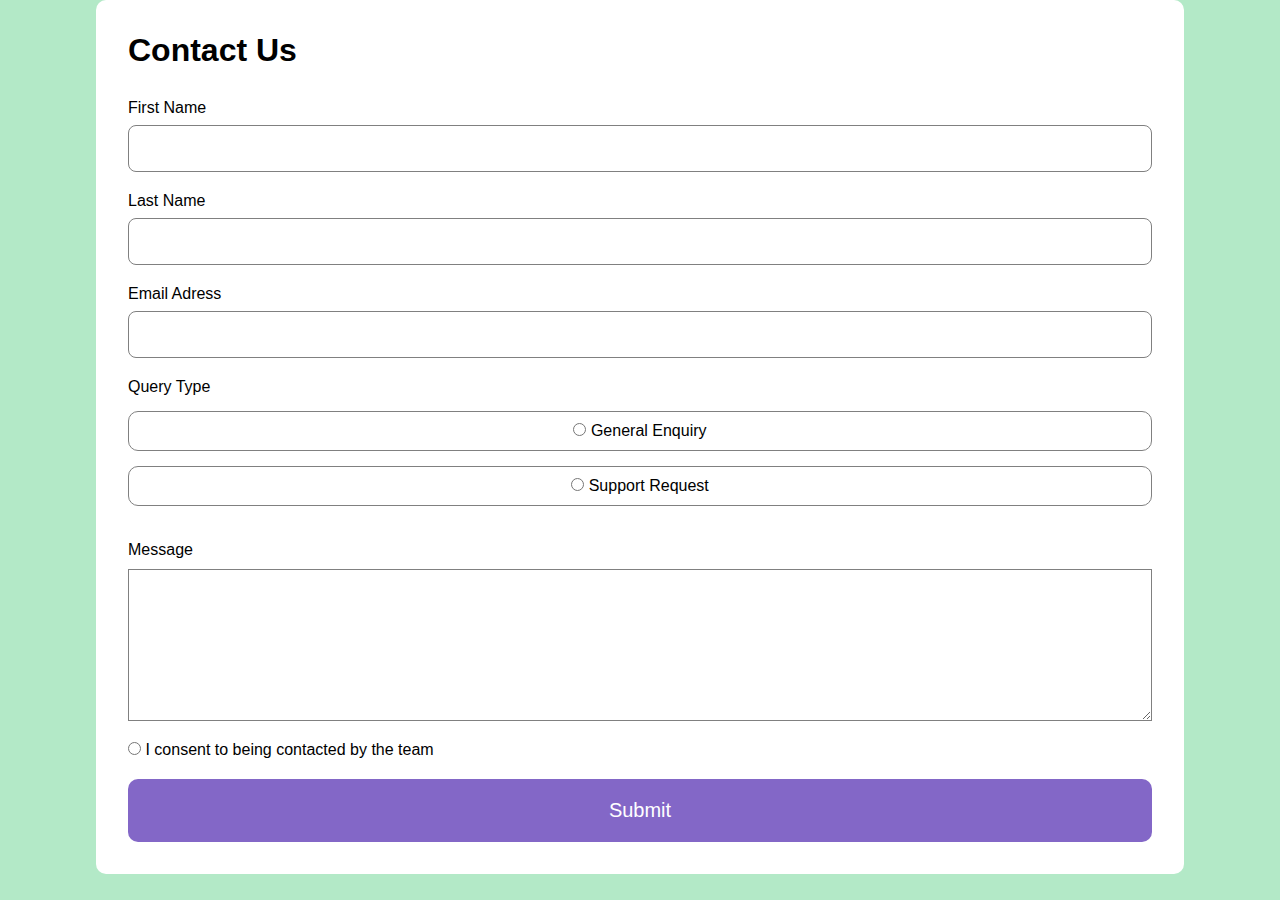
<file: Contact Us/index.html>
<!DOCTYPE html>
<html lang="en">
<head>
    <meta charset="UTF-8">
    <meta name="viewport" content="width=device-width, initial-scale=1.0">
    <title>Contact Us</title>
    <link rel="stylesheet" href="estilos/style.css">
    <link rel="stylesheet" href="estilos/media-queries.css">
</head>
<body>
    <main>
        <h1>Contact Us</h1>
        <form action="#" >
            <div class="dentro">
                <div class="group-form">
                    <label for="first">First Name</label>
                    <input type="text" name="first" id="first" required>
                </div>
                <div class="group-form">
                    <label for="last">Last Name</label>
                    <input type="text" name="last" id="last" required>
                </div>
            </div>
            <div class="group-form">
                <label for="email">Email Adress</label>
                <input type="email" name="email" id="email" required>
            </div>
            <div class="group-query">
                <p>Query Type</p>
                <div class="group-type">
                    <input type="radio" name="query" id="general">
                    <label for="general">General Enquiry</label>
                </div>
                <div class="group-type">
                    <input type="radio" name="query" id="support">
                    <label for="support">Support Request</label>
                </div>
            </div>
            <div class="mensage">
                <label for="msg">Message</label>
                <textarea name="msg" id="msg" cols="40" rows="10"></textarea>
            </div>

           
            <div class="grupo2">
                <input type="radio" name="consent" id="consent">
                <label for="consent">I consent to being contacted by the team</label>
            </div>
           

            <input class="botao" type="submit" value="Submit">
        </form>
    </main>
</body>
</html>
</file>
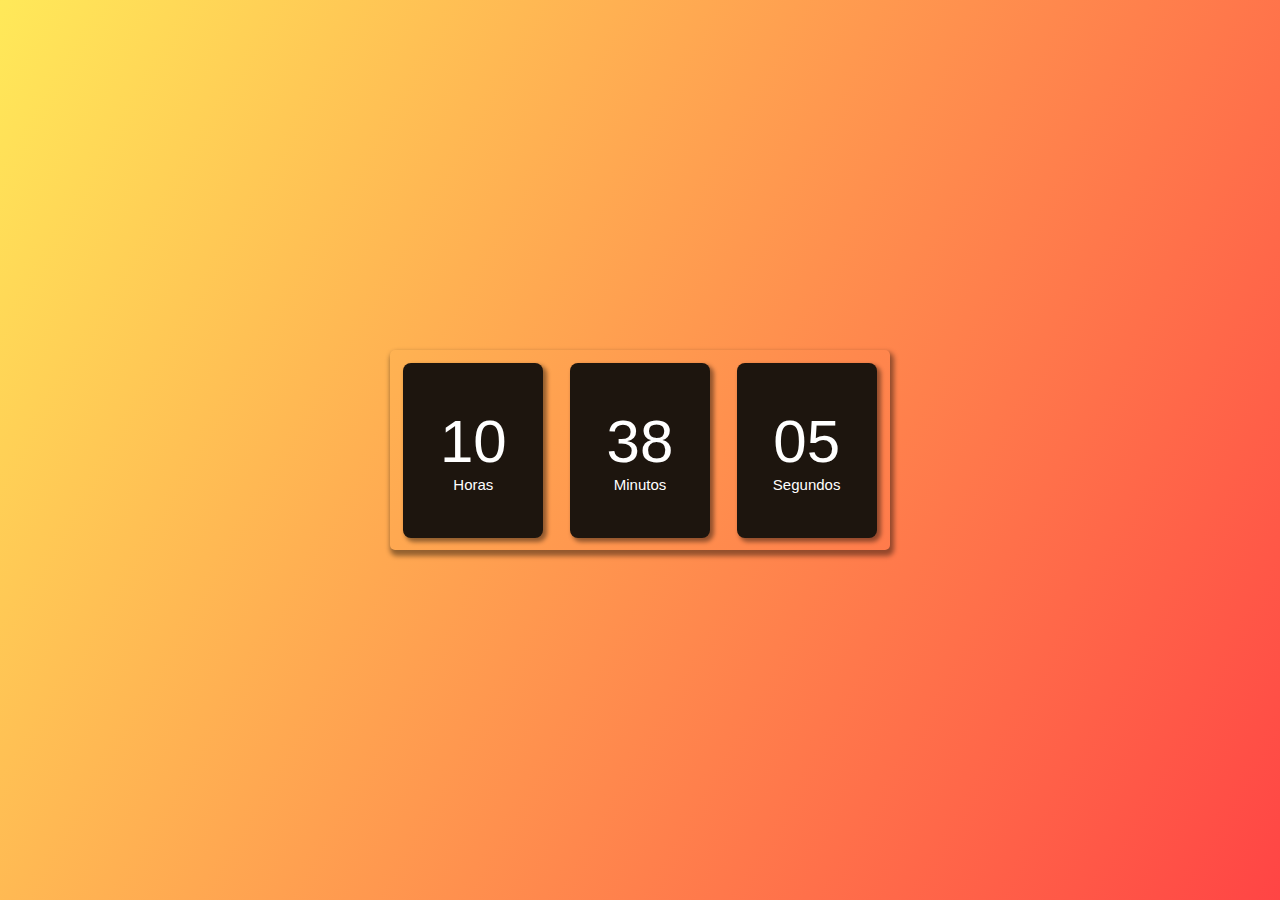
<file: Horas/index.html>
<!DOCTYPE html>
<html lang="pt-br">
<head>
    <meta charset="UTF-8">
    <meta name="viewport" content="width=device-width, initial-scale=1.0">
    <title>Horas</title>
    <link rel="stylesheet" href="style.css">
</head>
<body>
    <div class="container">
        <div class="horas">
            <span id="Horas">00</span>
            <span class="horas-texto">Horas</span>
        </div>
        <div class="minutos">
            <span id="Minutos">00</span>
            <span class="minutos-texto">Minutos</span>
        </div>
        <div class="segundos">
            <span id="Segundos">00</span>
            <span class="segundos-texto">Segundos</span>
        </div>
    </div>
    <script src="script.js"></script>
</body>
</html>
</file>
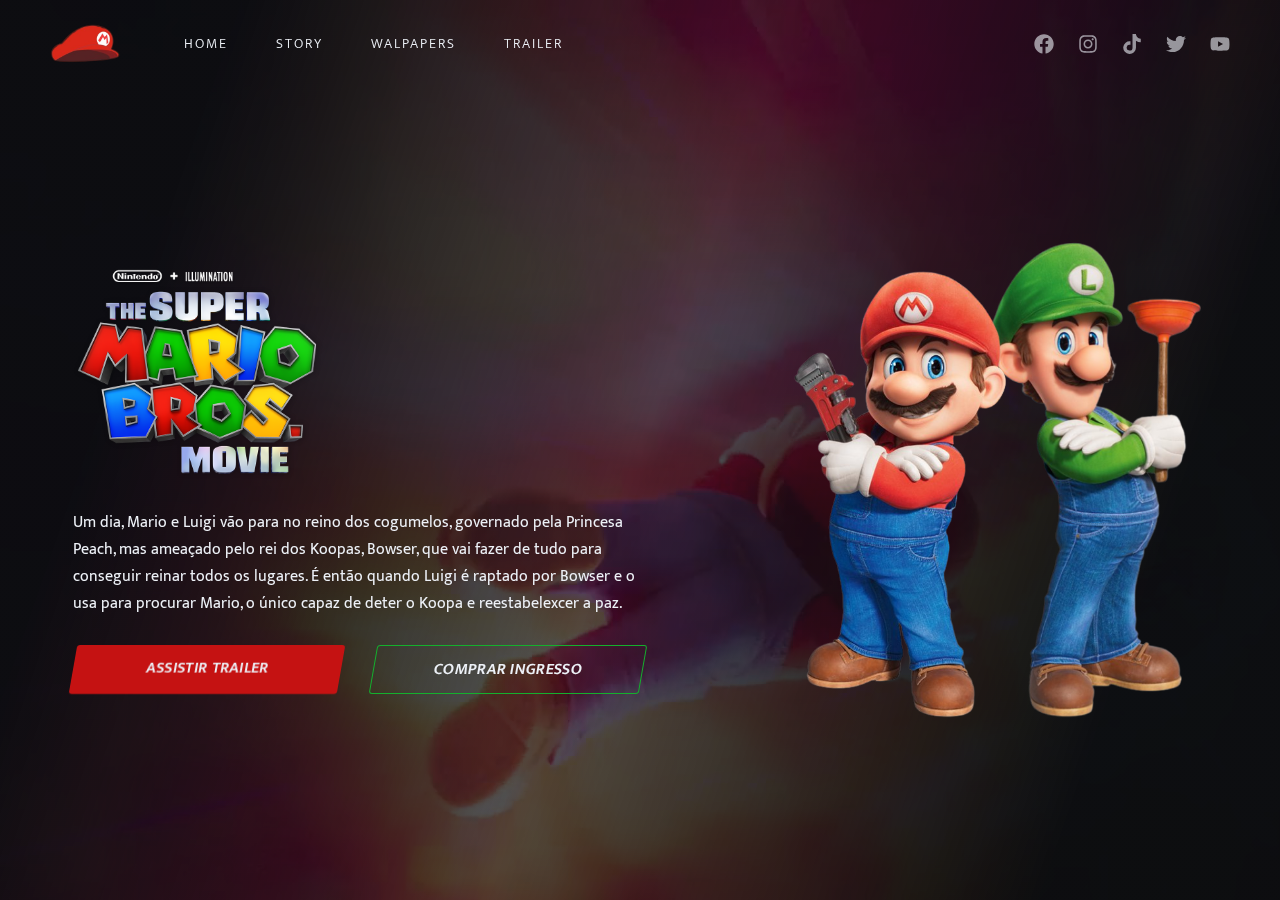
<file: Lange Pag Mario/index.html>
<!DOCTYPE html>
<html lang="pt-br">
<head>
    <meta charset="UTF-8">
    <meta name="viewport" content="width=device-width, initial-scale=1.0">
    <link rel="shortcut icon" href="assets/favicon.ico" type="image/x-icon">
    <title>Movie Mario Brothers</title>
    <link rel="stylesheet" href="style.css">
    <link href="https://unpkg.com/aos@2.3.1/dist/aos.css" rel="stylesheet">
</head>
<body>

    <div id="background">
        <video loop autoplay muted>
            <source src="assets/background-video.mp4" type="video/mp4">
        </video>
    </div>

    <div id="app">
        <header>
            <img src="assets/logo-cap.png" alt="chapeu">

            <ul id="navigation">
                <li><a href="#" class="link">Home</a></li>
                <li><a href="#" class="link">Story</a></li>
                <li><a href="#" class="link">Walpapers</a></li>
                <li><a href="#" class="link">Trailer</a></li>
            </ul>

            <div class="social">
                <svg xmlns="http://www.w3.org/2000/svg" viewBox="0 0 512 512">
                    <path fill="#EDF1F7" d="M504 256C504 119 393 8 256 8S8 119 8 256c0 123.78 90.69 226.38 209.25 245V327.69h-63V256h63v-54.64c0-62.15 37-96.48 93.67-96.48 27.14 0 55.52 4.84 55.52 4.84v61h-31.28c-30.8 0-40.41 19.12-40.41 38.73V256h68.78l-11 71.69h-57.78V501C413.31 482.38 504 379.78 504 256z"/>
                  </svg>
                  <svg xmlns="http://www.w3.org/2000/svg" viewBox="0 0 448 512">
                    <path fill="#EDF1F7" d="M224.1 141c-63.6 0-114.9 51.3-114.9 114.9s51.3 114.9 114.9 114.9S339 319.5 339 255.9 287.7 141 224.1 141zm0 189.6c-41.1 0-74.7-33.5-74.7-74.7s33.5-74.7 74.7-74.7 74.7 33.5 74.7 74.7-33.6 74.7-74.7 74.7zm146.4-194.3c0 14.9-12 26.8-26.8 26.8-14.9 0-26.8-12-26.8-26.8s12-26.8 26.8-26.8 26.8 12 26.8 26.8zm76.1 27.2c-1.7-35.9-9.9-67.7-36.2-93.9-26.2-26.2-58-34.4-93.9-36.2-37-2.1-147.9-2.1-184.9 0-35.8 1.7-67.6 9.9-93.9 36.1s-34.4 58-36.2 93.9c-2.1 37-2.1 147.9 0 184.9 1.7 35.9 9.9 67.7 36.2 93.9s58 34.4 93.9 36.2c37 2.1 147.9 2.1 184.9 0 35.9-1.7 67.7-9.9 93.9-36.2 26.2-26.2 34.4-58 36.2-93.9 2.1-37 2.1-147.8 0-184.8zM398.8 388c-7.8 19.6-22.9 34.7-42.6 42.6-29.5 11.7-99.5 9-132.1 9s-102.7 2.6-132.1-9c-19.6-7.8-34.7-22.9-42.6-42.6-11.7-29.5-9-99.5-9-132.1s-2.6-102.7 9-132.1c7.8-19.6 22.9-34.7 42.6-42.6 29.5-11.7 99.5-9 132.1-9s102.7-2.6 132.1 9c19.6 7.8 34.7 22.9 42.6 42.6 11.7 29.5 9 99.5 9 132.1s2.7 102.7-9 132.1z"/>
                  </svg>
                  <svg xmlns="http://www.w3.org/2000/svg" viewBox="0 0 448 512">
                    <path fill="#EDF1F7" d="M448,209.91a210.06,210.06,0,0,1-122.77-39.25V349.38A162.55,162.55,0,1,1,185,188.31V278.2a74.62,74.62,0,1,0,52.23,71.18V0l88,0a121.18,121.18,0,0,0,1.86,22.17h0A122.18,122.18,0,0,0,381,102.39a121.43,121.43,0,0,0,67,20.14Z"/>
                  </svg>
                  <svg xmlns="http://www.w3.org/2000/svg" viewBox="0 0 512 512">
                    <path fill="#EDF1F7" d="M459.37 151.716c.325 4.548.325 9.097.325 13.645 0 138.72-105.583 298.558-298.558 298.558-59.452 0-114.68-17.219-161.137-47.106 8.447.974 16.568 1.299 25.34 1.299 49.055 0 94.213-16.568 130.274-44.832-46.132-.975-84.792-31.188-98.112-72.772 6.498.974 12.995 1.624 19.818 1.624 9.421 0 18.843-1.3 27.614-3.573-48.081-9.747-84.143-51.98-84.143-102.985v-1.299c13.969 7.797 30.214 12.67 47.431 13.319-28.264-18.843-46.781-51.005-46.781-87.391 0-19.492 5.197-37.36 14.294-52.954 51.655 63.675 129.3 105.258 216.365 109.807-1.624-7.797-2.599-15.918-2.599-24.04 0-57.828 46.782-104.934 104.934-104.934 30.213 0 57.502 12.67 76.67 33.137 23.715-4.548 46.456-13.32 66.599-25.34-7.798 24.366-24.366 44.833-46.132 57.827 21.117-2.273 41.584-8.122 60.426-16.243-14.292 20.791-32.161 39.308-52.628 54.253z"/>
                  </svg>
                  <svg xmlns="http://www.w3.org/2000/svg" viewBox="0 0 576 512">
                    <path fill="#EDF1F7" d="M549.655 124.083c-6.281-23.65-24.787-42.276-48.284-48.597C458.781 64 288 64 288 64S117.22 64 74.629 75.486c-23.497 6.322-42.003 24.947-48.284 48.597-11.412 42.867-11.412 132.305-11.412 132.305s0 89.438 11.412 132.305c6.281 23.65 24.787 41.5 48.284 47.821C117.22 448 288 448 288 448s170.78 0 213.371-11.486c23.497-6.321 42.003-24.171 48.284-47.821 11.412-42.867 11.412-132.305 11.412-132.305s0-89.438-11.412-132.305zm-317.51 213.508V175.185l142.739 81.205-142.739 81.201z"/>
                  </svg>
            </div>
        </header>

        <main>
            <div class="info">
                <img 
                    src="assets/logo-movie.png" 
                    alt="Logo movie" 
                    width="250px"
                    data-aos="fade-up"
                    data-aos-duration="800"
                    data-aos-easing="ease-in-out"
                >

                <p>Um dia, Mario e Luigi vão para no reino dos cogumelos, governado pela Princesa Peach, 
                    mas ameaçado pelo rei dos Koopas, Bowser, que vai fazer de tudo para conseguir 
                    reinar todos os lugares. É então quando Luigi é raptado por Bowser e o usa para 
                    procurar Mario, o único capaz de deter o Koopa e reestabelexcer a paz.</p>

                <div>
                    <a href="https://www.youtube.com/watch?v=cDNkh5WybZo" target="_blank">Assistir trailer</a>
                    <button>
                        Comprar ingresso
                    </button>
                </div>
            </div>

            <img src="assets/mario-and-luigi.png" alt="Mario e Luigi" width="420px">
        </main>
    </div>

    <script src="https://unpkg.com/aos@2.3.1/dist/aos.js"></script>
  <script>
    AOS.init();
  </script>

</body>
</html>
</file>
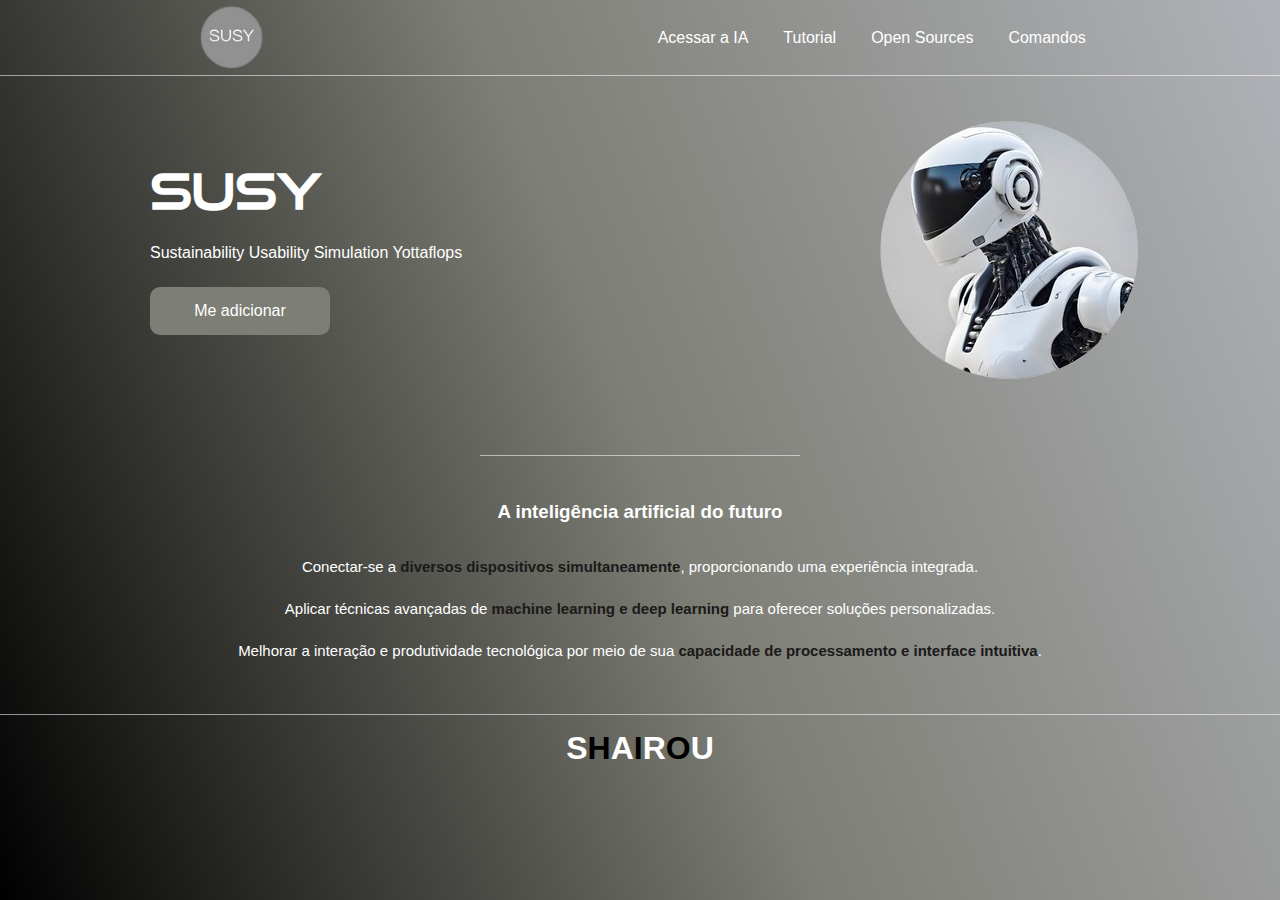
<file: Lange Page/index.html>
<!DOCTYPE html>
<html lang="pt-br">
<head>
    <meta charset="UTF-8">
    <meta name="viewport" content="width=device-width, initial-scale=1.0">
    <title>Susy.Ai</title>
    <link rel="stylesheet" href="style.css">
</head>
<body onload="carregar()">
    <header>
        <img src="imagens/Susy.png" class="susy">
        <nav>
            <a href="#">Acessar a IA</a>
            <a href="#">Tutorial</a>
            <a href="#">Open Sources</a>
            <a href="#">Comandos</a>
        </nav>
    </header>
    <hr class="primeiro">
    <main>
        <section class="container">
            <article id="Artigo">
                <h1>SUSY</h1>
                <p>Sustainability Usability Simulation Yottaflops</p>
                <a href="#">Me adicionar</a>
            </article>
            <aside>
                <img src="imagens/Robot.png" class="robot" id="Robot">
            </aside>
        </section>
        <hr class="segundo">
        <section class="container2">
            <article>
                <h3>A inteligência artificial do futuro</h3>
                <p>Conectar-se a <span>diversos dispositivos simultaneamente</span>, proporcionando uma experiência integrada.</p>
                <p>Aplicar técnicas avançadas de <span>machine learning e deep learning</span> para oferecer soluções personalizadas.</p>
                <p>Melhorar a interação e produtividade tecnológica por meio de sua <span>capacidade de processamento e interface intuitiva</span>.</p>
            </article>
        </section>
    </main>
    <hr class="terceiro">
    <footer>
        <h1 style="color: white;">S</h1>
        <h1>H</h1>
        <h1 style="color: white;">A</h1>
        <h1>I</h1>
        <h1 style="color: white;">R</h1>
        <h1>O</h1>
        <h1 style="color: white;">U</h1>
    </footer>
    <script src="script.js"></script>
</body>
</html>
</file>
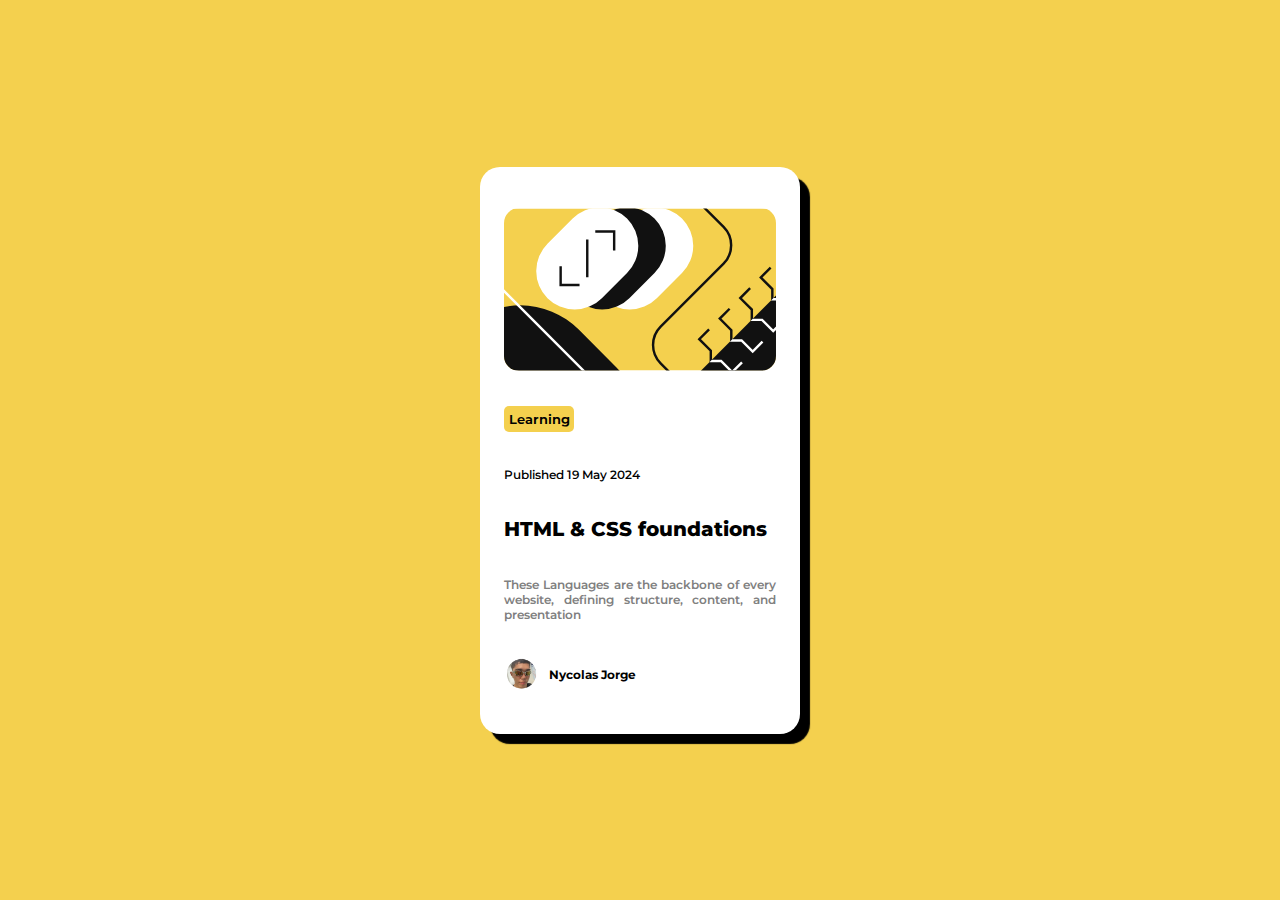
<file: Learning/index.html>
<!DOCTYPE html>
<html lang="pt-br">
<head>
    <meta charset="UTF-8">
    <meta name="viewport" content="width=device-width, initial-scale=1.0">
    <title>Learning</title>
    <link rel="stylesheet" href="style.css">
    <link rel="shortcut icon" href="imagens/favicon-32x32.png" type="image/x-icon">
    <link rel="stylesheet" href="media-querie.css">
</head>
<body>
    <main>
        <img src="imagens/illustration-article.svg">
            <h4>Learning</h4>
            <h3>Published 19 May 2024</h3>
            <h1>HTML & CSS foundations</h1>
            <p>These Languages are the backbone of every website, defining structure, content, and presentation</p>
        <div class="perfil">
            <img src="imagens/eu.png">
            <h4>Nycolas Jorge</h4>
        </div>
    </main>
</body>
</html>
</file>
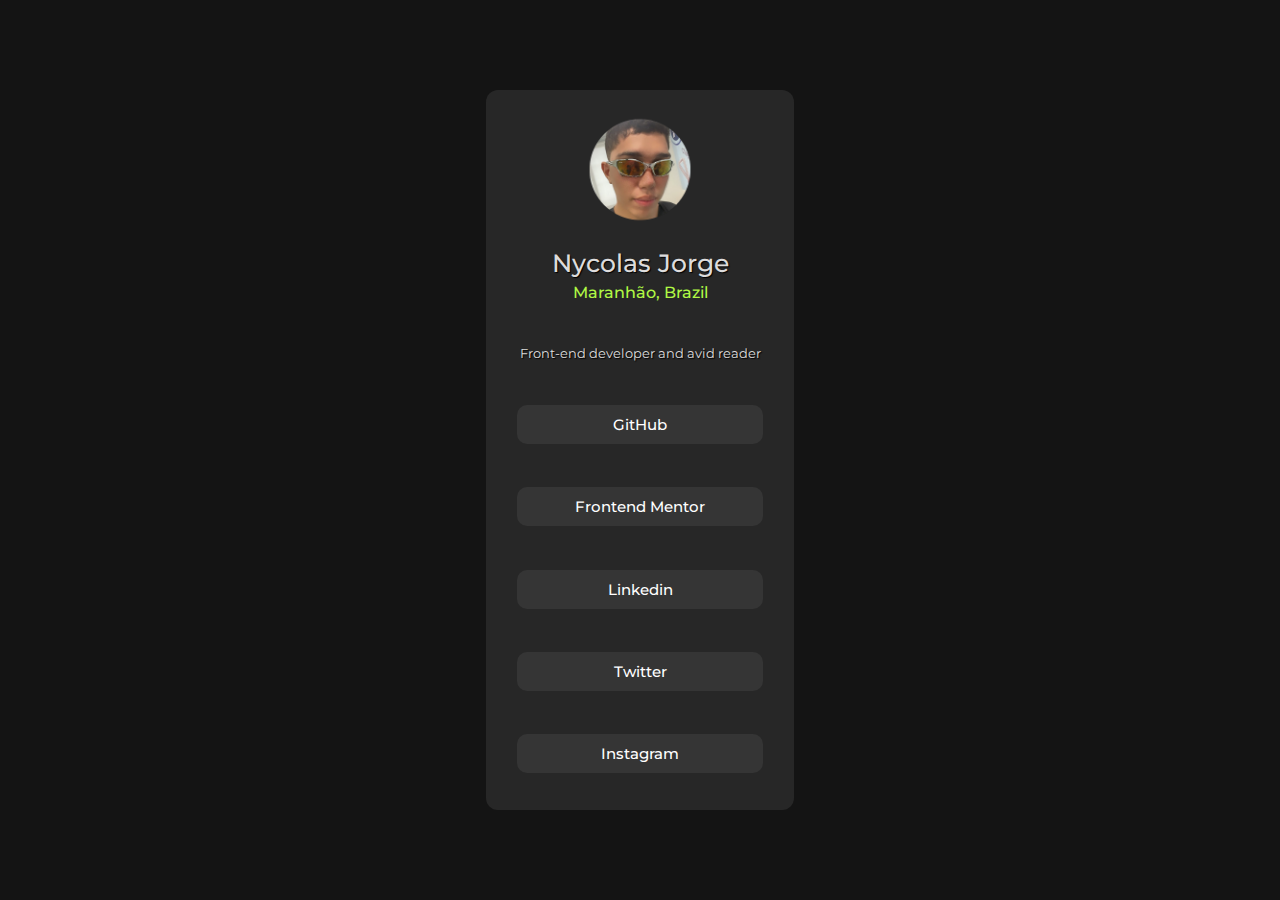
<file: Profile/index.html>
<!DOCTYPE html>
<html lang="pt-br">
<head>
    <meta charset="UTF-8">
    <meta name="viewport" content="width=device-width, initial-scale=1.0">
    <title>Document</title>
    <link rel="stylesheet" href="style.css">
    <link rel="stylesheet" href="media-queries.css">
</head>
<body>
    <main>
        <img src="imagens/eu.png">
        <div>
            <h1>Nycolas Jorge</h1>
            <h3>Maranhão, Brazil</h3>
        </div>
        <p>Front-end developer and avid reader</p>
        <input type="button" value="GitHub">
        <input type="button" value="Frontend Mentor">
        <input type="button" value="Linkedin">
        <input type="button" value="Twitter">
        <input class="exclusivo" type="button" value="Instagram">
    </main>
</body>
</html>
</file>
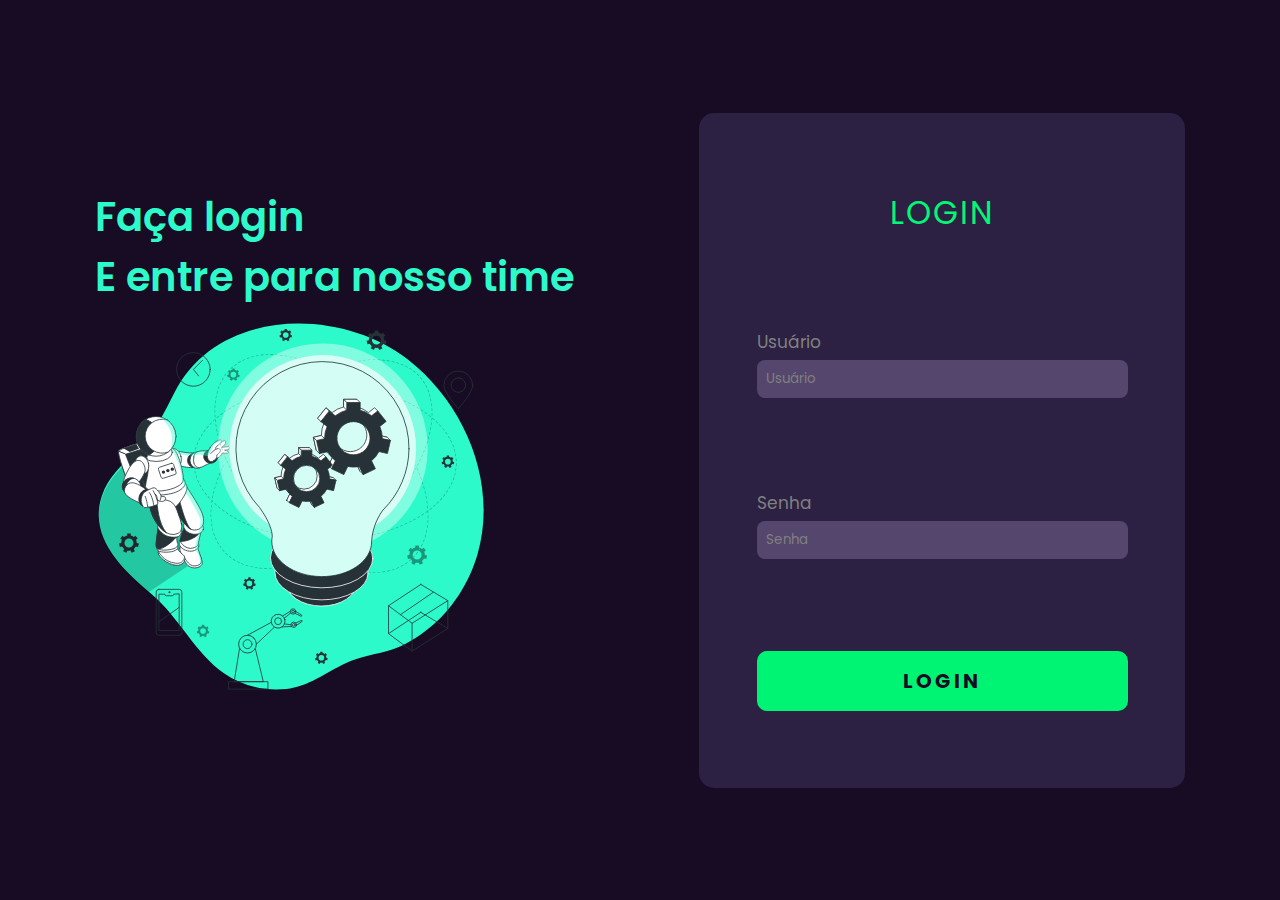
<file: Tela de login darks/index.html>
<!DOCTYPE html>
<html lang="pt-br">
<head>
    <meta charset="UTF-8">
    <meta name="viewport" content="width=device-width, initial-scale=1.0">
    <title>Login</title>
    <link rel="stylesheet" href="style.css" media="all">
    <link rel="stylesheet" href="retrato.css" media="screen and (orientation:portrait)">
</head>
<body>
    <main>
        <section class="left">
            <h1>Faça login<br> E entre para nosso time</h1>
            <div class="image"><img src="imagens/astronauta.svg"></div>
        </section>

        <section class="right">
                <h1>LOGIN</h1>
                    <label for="usuario">
                    <span>Usuário</span>
                    <input type="text" name="usuario" id="usuario" placeholder="Usuário">

                    </label>
                    <label for="password">
                        <span>Senha</span>
                        <input type="password" name="password" id="password" placeholder="Senha">
                    </label>

                    <input type="submit" value="login">
        </section>
    </main>
</body>
</html>
</file>
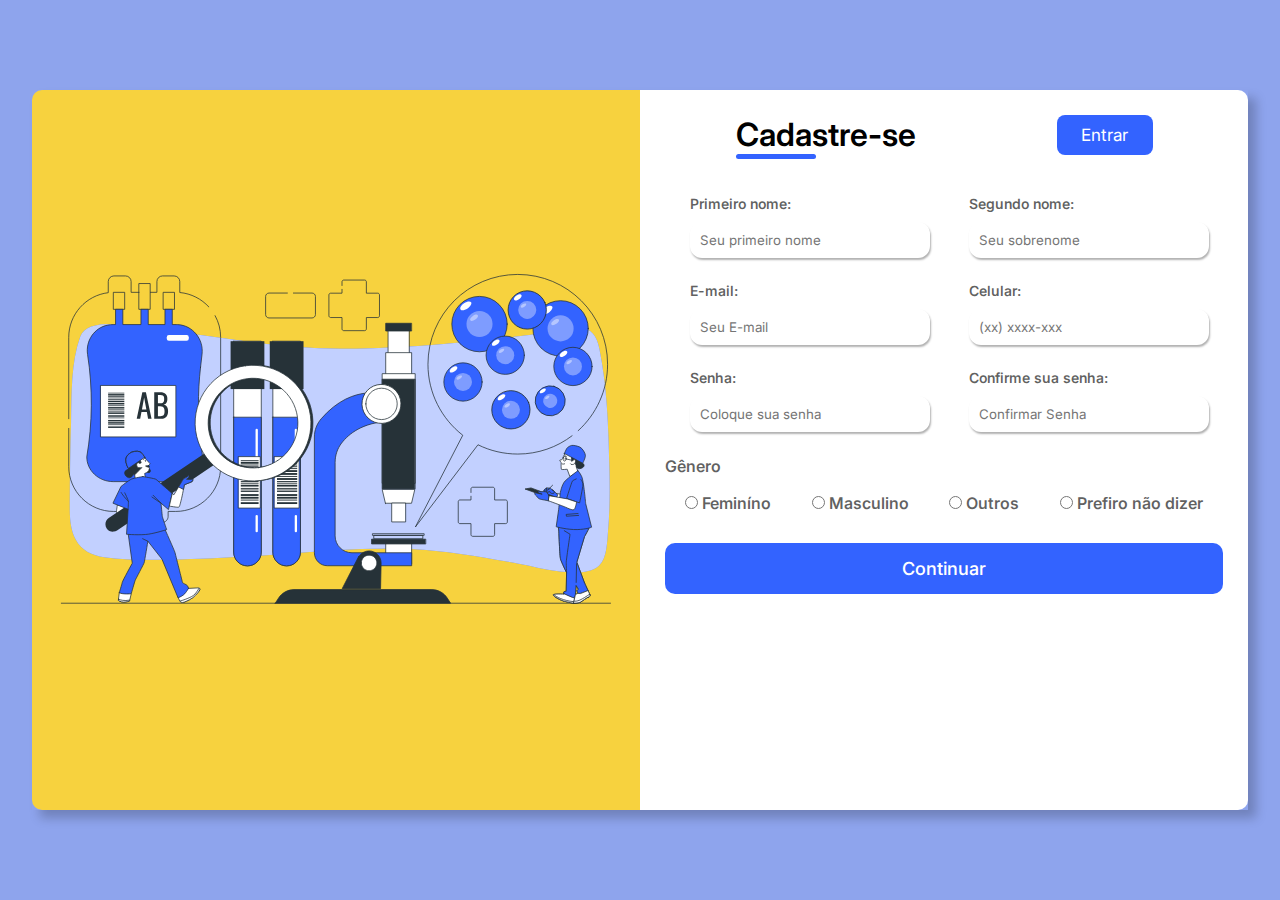
<file: Tela-de-login-Medical/index.html>
<!DOCTYPE html>
<html lang="pt-br">
<head>
    <meta charset="UTF-8">
    <meta name="viewport" content="width=device-width, initial-scale=1.0">
    <title>Medical System</title>
    <link rel="shortcut icon" href="img/icon2.png" type="image/x-icon">
    <link rel="stylesheet" href="style.css">
    <link rel="stylesheet" href="celular.css" media="screen and (min-width : 555px) and (max-width : 768px)">
    <link rel="stylesheet" href="tablet.css" media="screen and (min-width: 768px) and (max-width: 992px)">
    <link rel="stylesheet" href="pc.css" media="screen and (min-width: 992px) and (max-width: 1200px)">
</head>
<body>
    <main>
        <section class="imagem">
            <picture>
                <source class="medical" id="medical" media="(max-width: 768px)" srcset="img/Medical.png" type="image/png">
                <img src="img/blood-research-animate.svg">
            </picture>
        </section>

        <section class="formulario">

            <form action="#" class="form">
                
                <header class="cabeca">
                    <h1>Cadastre-se</h1>
                    <button><a href="#">Entrar</a></button>
                </header>
                

                <fieldset class="grupo-dados">
                    <div class="grupo-perguntas">
                        <label for="nome">Primeiro nome:</label>
                        <input type="text" name="nome" id="nome" placeholder="Seu primeiro nome" required>
                    </div>
                    <div class="grupo-perguntas">
                        <label for="sobrenome">Segundo nome:</label>
                        <input type="text" name="sobrenome" id="sobrenome" placeholder="Seu sobrenome"  required>
                    </div>
                    <div class="grupo-perguntas">
                        <label for="email">E-mail:</label>
                        <input type="email" name="email" id="email" placeholder="Seu E-mail" required>
                    </div>
                    <div class="grupo-perguntas">
                        <label for="celular">Celular:</label>
                        <input type="tel" name="celular" id="celular" placeholder="(xx) xxxx-xxx" required>
                    </div>
                    <div class="grupo-perguntas">
                        <label for="senha">Senha:</label>
                        <input type="password" name="senha" id="senha" placeholder="Coloque sua senha" required>
                    </div>
                    <div class="grupo-perguntas">
                        <label for="confirmarsenha">Confirme sua senha:</label>
                        <input type="password" name="confirmarsenha" id="confirmarsenha" placeholder="Confirmar Senha" required>
                    </div>
                </fieldset>

                <fieldset class="genero">
                    <h3>Gênero</h3>
                    <div class="grupo-sexo">
                        <div class="grupo-radio">
                            <input type="radio" name="sexo" id="feminino">
                            <label for="feminino">Feminíno</label>
                        </div>
                        <div class="grupo-radio">
                            <input type="radio" name="sexo" id="masculino">
                            <label for="masculino">Masculino</label>
                        </div>
                        <div class="grupo-radio">
                            <input type="radio" name="sexo" id="outros">
                            <label for="outros">Outros</label>
                        </div>
                        <div class="grupo-radio">
                            <input type="radio" name="sexo" id="alternativo">
                            <label for="alternativo">Prefiro não dizer</label>
                        </div>
                    </div>
                </fieldset>

                <input type="submit" value="Continuar" class="entrar">

            </form>

        </section>
    </main>
</body>
</html>
</file>
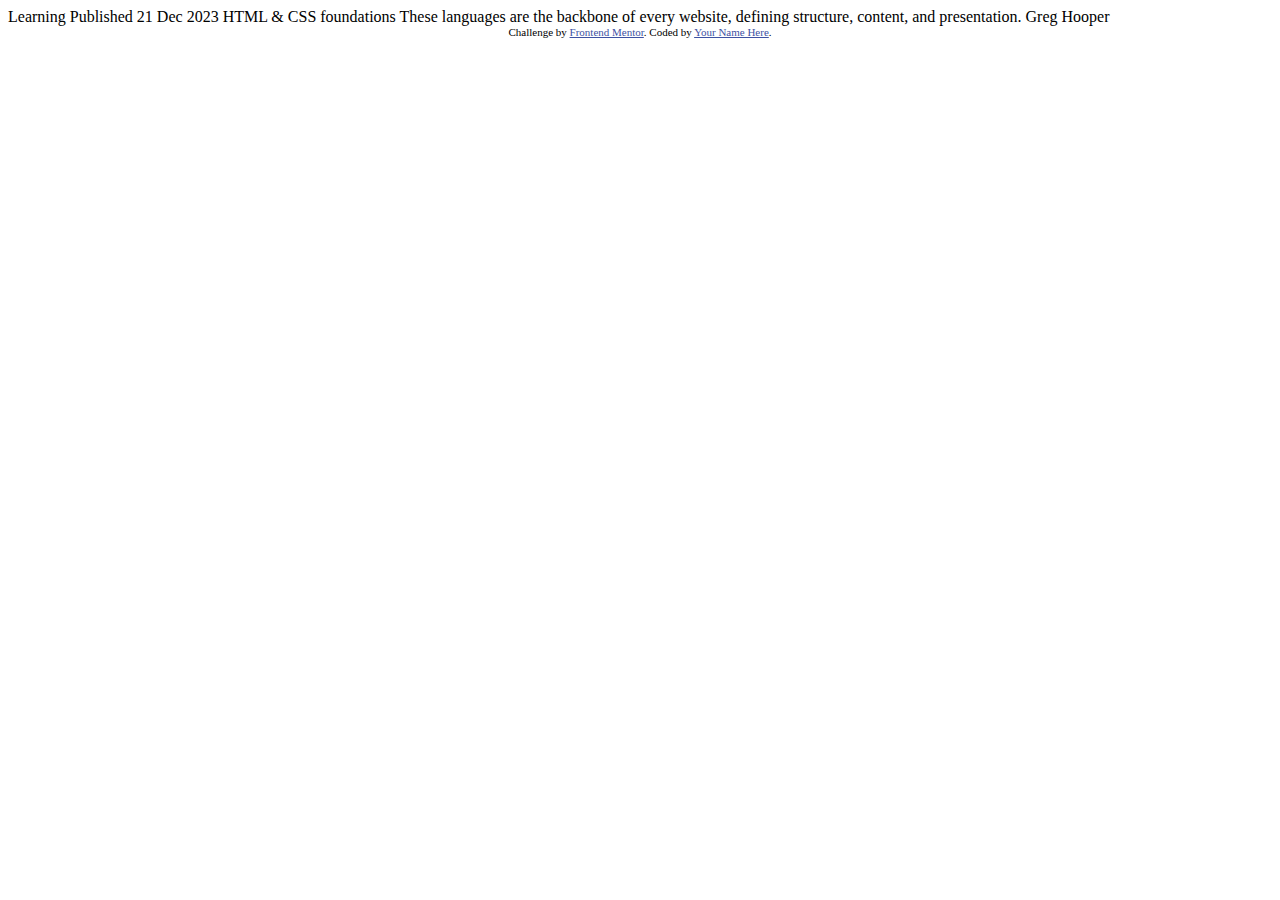
<file: Learning/blog-preview-card-main/index.html>
<!DOCTYPE html>
<html lang="en">
<head>
  <meta charset="UTF-8">
  <meta name="viewport" content="width=device-width, initial-scale=1.0"> <!-- displays site properly based on user's device -->

  <link rel="icon" type="image/png" sizes="32x32" href="./assets/images/favicon-32x32.png">
  
  <title>Frontend Mentor | Blog preview card</title>

  <!-- Feel free to remove these styles or customise in your own stylesheet 👍 -->
  <style>
    .attribution { font-size: 11px; text-align: center; }
    .attribution a { color: hsl(228, 45%, 44%); }
  </style>
</head>
<body>

  Learning

  Published 21 Dec 2023

  HTML & CSS foundations

  These languages are the backbone of every website, defining structure, content, and presentation.

  Greg Hooper
  
  <div class="attribution">
    Challenge by <a href="https://www.frontendmentor.io?ref=challenge" target="_blank">Frontend Mentor</a>. 
    Coded by <a href="#">Your Name Here</a>.
  </div>
</body>
</html>
</file>
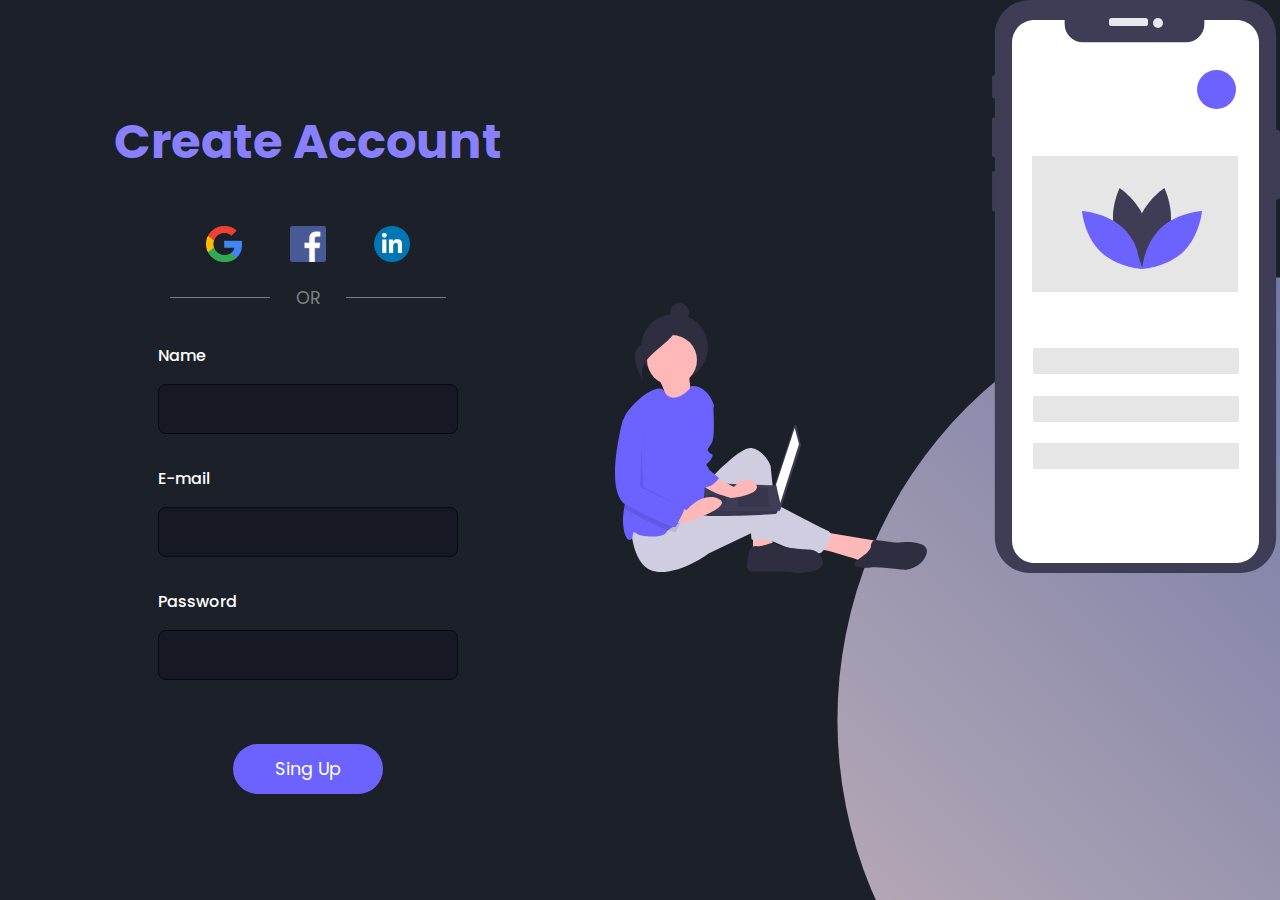
<file: Página de cadastro/pag 1/index.html>
<!DOCTYPE html>
<html lang="pt-br">
<head>
    <meta charset="UTF-8">
    <meta name="viewport" content="width=device-width, initial-scale=1.0">
    <title>Cadastro</title>
    <link rel="stylesheet" href="style.css">
</head>
<body>
    <main>
        <h1>Create Account</h1>
        <div class="social-media">
            <a href="#"><img src="imagens/google.png"></a>
            <a href="#"><img src="imagens/facebook.png"></a>
            <a href="#"><img src="imagens/linkedin.png"></a>
        </div>

        <div class="alternative">
            <span>OR</span>
        </div>

        <form action="">
            <label for="name">
                <span>Name</span>
                <input type="text" name="name" id="name">
            </label>

            <label for="email">
                <span>E-mail</span>
                <input type="email" name="email" id="email">
            </label>

            <label for="password">
                <span>Password</span>
                <input type="password" name="password" id="password">
            </label>

            <input type="submit" value="Sing Up">
        </form>
    </main>
    <section class="imagens">
        <img src="imagens/mobile.svg">
        <div class="circle"></div>
    </section>
</body>
</html>
</file>
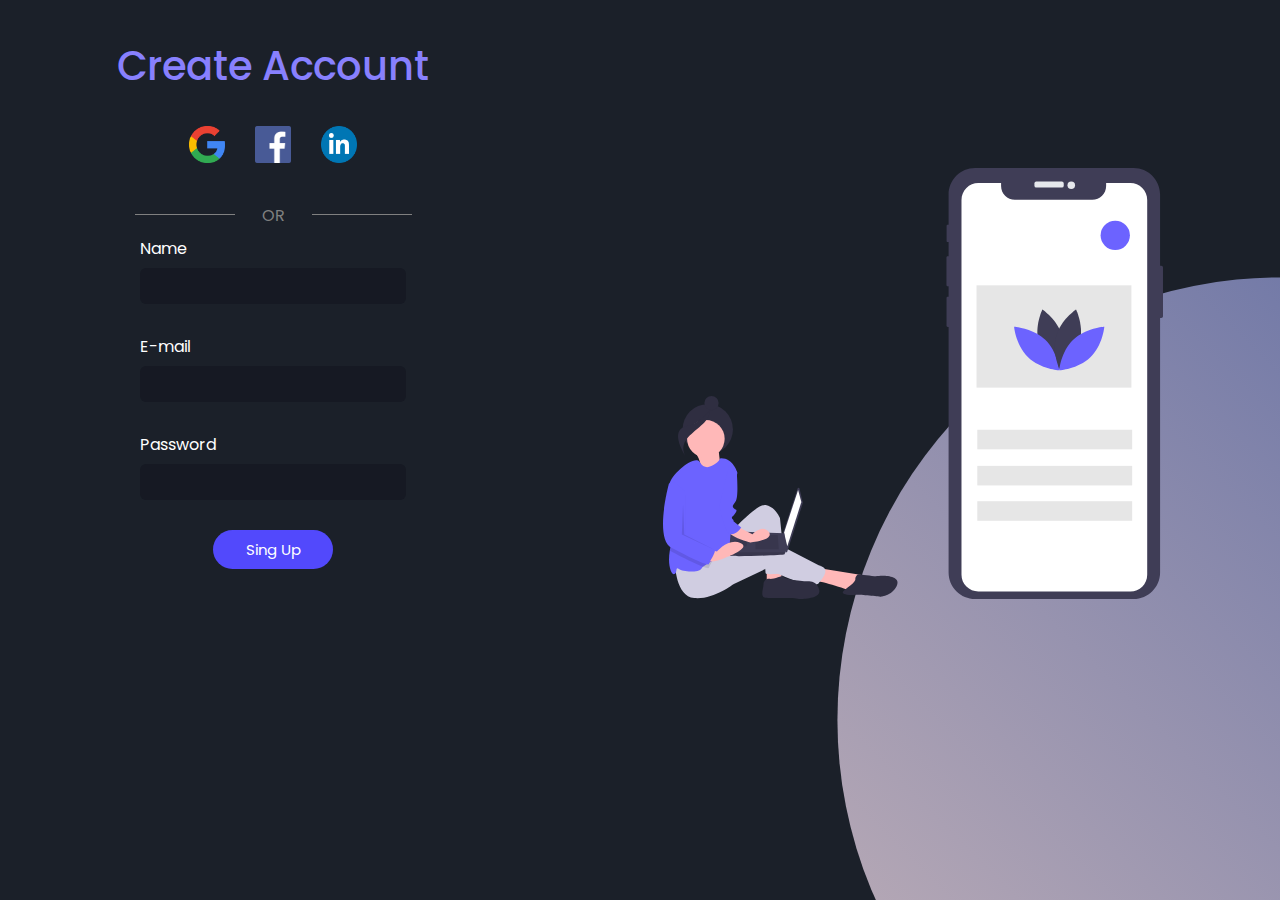
<file: Página de cadastro/pag 2/index.html>
<!DOCTYPE html>
<html lang="pt-br">
<head>
    <meta charset="UTF-8">
    <meta name="viewport" content="width=device-width, initial-scale=1.0">
    <title>Cadastro</title>
    <link rel="stylesheet" href="style.css">
</head>
<body>
    <main>
        <h1>Create Account</h1>
        <div class="logos">
            <img src="imagens/google.png">
            <img src="imagens/facebook.png">
            <img src="imagens/linkedin.png">
        </div>

        <div class="or">
            <span>OR</span>
        </div>

        <form action="">
            <label for="name">
                <span>Name</span>
                <input type="name" name="name" id="name">
            </label>

            <label for="email">
                <span>E-mail</span>
                <input type="email" name="email" id="email">
            </label>

            <label for="password">
                <span>Password</span>
                <input type="password" name="password" id="password">
            </label>

            <input class="botao" type="submit" value="Sing Up">
        </form>
    </main>

    <div class="celular">
        <img src="imagens/mobile.svg">
        <div class="circle"></div>
    </div>
</body>
</html>
</file>
<file: Contact Us/estilos/style.css>
* {
    margin: 0;
    padding: 0;
    
}

body {
    height: 100%;
    width: 100%;
    background-color: #B3E9C7;
    display: flex;
    font-family: Arial, Helvetica, sans-serif;
}

main {
    margin: auto;
    background-color: white;
    width: 80%;
    height: 100%;
    border-radius: 10px;
    padding: 2rem;
}

main h1 {
    font-weight: 550;
    margin-bottom: 30px;
}

main form {
    display: flex;
    flex-direction: column;
}
.group-form {
    display: flex;
    flex-direction: column;
    margin-bottom: 20px;
}

.group-form label {
    margin-bottom: 8px;
}

.group-form input {
    padding: 15px;
    border-radius: 8px;
    border: 1px solid gray;
    outline: none;
}

.group-query {
    margin-bottom: 20px;
}

.group-query p{
    margin-bottom: 15px;
}

.group-type {
    border: 1px solid gray;
    margin-bottom: 15px;
    border-radius: 10px;
    padding: 10px;
    text-align: center;
}

.mensage {
    display: flex;
    flex-direction: column;
}

.mensage label {
    margin-bottom: 10px;
}

.mensage textarea {
    border: 1px solid gray;
    margin-bottom: 20px;
}

.grupo2 {
    margin-bottom: 20px;
}

.botao {
    background-color: #8367C7;
    outline: none;
    border: none;
    color: white;
    border-radius: 10px;
    padding: 20px;
    font-size: 20px;
    font-weight: 400;
    cursor: pointer;
}

.botao:hover {
    background-color: #7251c7;
}
</file>
<file: Contact Us/estilos/media-queries.css>
@media screen and (min-width: 768px) and (max-width: 1200px) {
    

    main {
        background-color: red;
        height: 70vh;
        width: 60%;
        position: absolute;
        inset: 0;
        margin: auto;
    }

    .dentro{
        display: flex;
        flex-direction: row;
        flex-wrap: wrap;
    }
}
</file>
<file: Horas/style.css>
*{
    font-family: Arial, Helvetica, sans-serif;
    margin: 0;
    padding: 0;
}
body{
    background-image: linear-gradient(120deg, #ffe53bd8, #ff2525da);
    background-attachment: fixed;
}
.container{
    background-color: transparent;
    box-shadow: 2px 4px 5px 2px rgba(0, 0, 0, 0.425);
    width: 500px;
    height: 200px;
    position: absolute;
    top: 0;
    right: 0;
    bottom: 0;
    left: 0;
    margin: auto;
    border-radius: 5px;
    display: flex;
    justify-content: space-around;
    align-items: center;
}
.horas{
    background-color: #1D150E;
    color: white;
    box-shadow: 3px 3px 4px 1px rgba(0, 0, 0, 0.425);
    width: 140px;
    height: 175px;
    display: flex;
    flex-direction: column;
    justify-content: center;
    align-items: center;
    border-radius: 8px;
    font-size: 60px;
}
.horas-texto{
    font-size: 15px;
}
.minutos{
    background-color: #1D150E;
    color: white;
    box-shadow: 3px 3px 4px 1px rgba(0, 0, 0, 0.425);
    width: 140px;
    height: 175px;
    display: flex;
    flex-direction: column;
    justify-content: center;
    align-items: center;
    border-radius: 8px;
    font-size: 60px;
}
.minutos-texto{
    font-size: 15px;
}
.segundos{
    background-color: #1D150E;
    color: white;
    box-shadow: 3px 3px 4px 1px rgba(0, 0, 0, 0.425);
    width: 140px;
    height: 175px;
    display: flex;
    flex-direction: column;
    justify-content: center;
    align-items: center;
    border-radius: 8px;
    font-size: 60px;
}
.segundos-texto{
    font-size: 15px;
}
</file>
<file: Lange Pag Mario/style.css>
@import url('https://fonts.googleapis.com/css2?family=Mukta:wght@200;300;400;500;600;700;800&display=swap');

* {
    padding: 0;
    margin: 0;
    box-sizing: border-box;
  }
  
  :root {
    --text: #EDF1F7;
    --red: #C51212;
    --blue: #0041C2;
    --green: #14B02D;
    --yellow: #ffc12b;
  }
  
  body, button, a {
    color: var(--text);
    font: 400 1rem "Mukta", sans-serif;
  }
  
  a {
    text-decoration: none;
  }
  
  button:hover {
    cursor: pointer;
  }

#background {
    position: fixed;
    inset: 0;
    width: 100%;
    height: 100vh;
    z-index: -1;
}

#background video {
    width: 100%;
    height: 100%;
    object-fit: cover;
}

#background::after {
    content: '';

    width: inherit;
    height: inherit;
    position: fixed;
    inset: 0;
    background: linear-gradient(109deg, rgba(10, 12, 16, 0.99) 15%, rgba(10, 12, 16, 0.7) 50%, rgba(10, 12, 16, 0.99) 85%);
}




#app {
    display: flex;
    flex-direction: column;
    align-items: center;
    width: 100%;
    height: 100vh;
}

header {
    display: flex;
    align-items: center;
    column-gap: 64px;
    width: 100%;
    max-width: 1440px;
    padding-top: 24px;
    padding-left: 50px;
    padding-right: 50px;

}

header img {
    width: 70px;
    height: auto;
}

#navigation {
    display: flex;
    align-items: center;
    column-gap: 48px;
    list-style: none;
}

.link {
    font-size: 14px;
    font-weight: 300;
    letter-spacing: 2px;
    text-transform: uppercase;
    position: relative;
}

.link:hover {
    color: var(--red);
}

.link::after {
    content: '';
    position: absolute;
    left: 0;
    bottom: -2px;
    width: 60%;
    height: 1px;
    background: var(--red);
    transform: scaleX(0);
    transform-origin: right;
    transition: transform 0.4s;
}

.link:hover::after {
    transform: scaleX(1);
    transform-origin: left;
    transition: transform 0.4s;
}

.social {
    margin-left: auto;
    display: flex;
    align-items: center;
    column-gap: 24px;
}

.social svg {
    width: 20px;
    height: 20px;
    opacity: 0.6;
    transition: all 0.3s;
}

.social svg:hover {
    opacity: 1;
    transform: translateY(-5px);
    cursor: pointer;
}




main {
    flex: 1;
    display: flex;
    align-items: center;
    justify-content: space-around;

    width: 100%;
    max-width: 1440px;
}

.info {
    width: 100%;
    max-width: 570px;
}

.info p {
    font-size: 16px;
    margin: 20px 0 28px;
}

.info div {
    display: flex;
    column-gap: 32px;
}

.info div a, .info div button {
    width: 100%;
    padding: 10px 0;
    border-radius: 3px;
    font-size: 16px;
    font-weight: 600;
    text-align: center;
    text-transform: uppercase;
    letter-spacing: 0.3px;

    transform: skew(-10deg);
}

.info div a {
    background: var(--red);
}

.info div button {
    background: transparent;
    border: 1px solid var(--green);
}
</file>
<file: Lange Page/style.css>
@font-face {
    font-family: 'SUSY';
    src: url(fonts/good\ times\ rg.otf);
}
*{
    margin: 0px;
    padding: 0px;
    text-decoration: none;
}
body{
    font-family: Arial, Helvetica, sans-serif;
    background-image: linear-gradient(68.15deg, #000000 , #7D7E75, #B0B2B8);
    background-attachment: fixed;
}
header{
    display: flex;
    flex-direction: row;
    justify-content: space-around;
    align-items: center;
}
.susy{
    width: 75px;
}
header nav{
    display: flex;
    gap: 35px;
}
header a{
    color: white;
}
hr.primeiro{
   border: none; 
   border-top: 1px solid rgba(255, 255, 255, 0.555);
}
a:hover{
    text-decoration: underline;
}
section h1{
    font-family: 'SUSY';
    font-size: 3em;
    color: white;
    padding-bottom: 25px;
}
section p {
    color: white;
    font-family: Arial, Helvetica, sans-serif;
    padding-bottom: 25px;
}
section a{
    display: block;
    background-color: #7D7E75;
    color: white;
    padding: 15px;
    border-radius: 10px;
    width: 150px;
    text-align: center;
}
.robot{
    width: 300px;
    padding-top: 25px;
    padding-right: 120px;
    padding-bottom: 50px;
}
section.container article{
    padding-top: 85px;
    padding-left: 150px;
}
section.container{
    display: flex;
    flex-direction: row;
    justify-content: space-between;
}
hr.segundo{
    border: none; 
    border-top: 1px solid rgba(255, 255, 255, 0.555);
    width: 25%;
    margin: auto;
}
section.container2 > article{
    text-align: center;
    padding-bottom: 30px;
}
section.container2 > article > h3{
    padding-top: 45px;
    padding-bottom: 35px;
    color: white;
}
section.container2 > article > p{
    font-family: 'Segoe UI', Tahoma, Geneva, Verdana, sans-serif, 'Lucida Sans Regular', 'Lucida Grande', 'Lucida Sans Unicode', Geneva, Verdana, sans-serif, 'Gill Sans MT', Calibri, 'Trebuchet MS', sans-serif, 'Arial Narrow', Arial, sans-serif, Courier, monospace;
    font-size: 15px;
}
span{
    color: #1b1919;
    font-weight: bolder;
}
hr.terceiro{
    border: none; 
   border-top: 1px solid rgba(255, 255, 255, 0.555);
}
footer{
    display: flex;
    justify-content: center;
    padding-top: 15px;
    padding-bottom: 12px;
}
footer > h1{
    text-align: center;
}
</file>
<file: Learning/style.css>
@import url('https://fonts.googleapis.com/css2?family=Montserrat:ital,wght@0,100..900;1,100..900&display=swap');

* {
    margin: 0;
    padding: 0;
    box-sizing: border-box;
    font-family: "Montserrat";
}

body {
    height: 100vh;
    width: 100%;
    background-color: rgb(244, 208, 78);
}

main {
    position: absolute;
    inset: 0;
    margin: auto;
    background-color: white;
    width: 80%;
    height: 60vh;
    border-radius: 20px;
    display: flex;
    flex-direction: column;
    justify-content: space-around;
    flex-wrap: nowrap;
    padding: 1.5rem;
    box-shadow: 10px 10px 1px black;
}

main > img {
    width: 100%;
    border-radius: 15px;
    margin-bottom: 20px;
}

main > h4 {
    background-color: rgb(244, 208, 78);
    padding: 8px;
    border-radius: 5px;
    width: 5.6rem;
    font-weight: 650;
}

main h3 {
    font-size: 13px;
    font-weight: 555;
    color: black;
}

main h1 {
    font-size: 20px;
    font-weight: 800;
}

main h1:hover {
    color: rgb(244, 208, 78);
}

main p {
    text-align: justify;
    color: gray;
    font-size: 14px;
    font-weight: 600;
}

main div img {
    width: 50px;
}

.perfil {
    display: flex;
    align-items: center;
}
.perfil h4 {
    margin-left: 10px;
}
</file>
<file: Learning/media-querie.css>
@media screen and (min-width: 768px) and (max-width: 992px) {
    main {
        width: 35%;
        height: 65vh;
    }

    main > img {
        position: relative;
        inset: 0;
        margin: 0px auto;
        width: 100%;
        margin-bottom: 0;
    }

    main > h4 {
        width: 70px;
        padding: 5px;
        font-size: 13px;
    }

    main > h3 {
        font-size: 12px;
    }

    main p {
        font-size: 12px;
    }

    .perfil h4 {
        font-size: 12px;
    }

    .perfil img {
        width: 35px;
    }
}

@media screen and (min-width: 992px) and (max-width: 1200px) {
    main {
        width: 25%;
        height: 65vh;
    }

    main > img {
        position: relative;
        inset: 0;
        margin: 0px auto;
        width: 100%;
        margin-bottom: 0;
    }

    main > h4 {
        width: 70px;
        padding: 5px;
        font-size: 13px;
    }

    main > h3 {
        font-size: 12px;
    }

    main p {
        font-size: 12px;
    }

    .perfil h4 {
        font-size: 12px;
    }

    .perfil img {
        width: 35px;
    }
}

@media screen and (min-width: 1200px) {
    main {
        width: 25%;
        height: 63vh;
    }

    main > img {
        position: relative;
        inset: 0;
        margin: 0px auto;
        width: 100%;
        margin-bottom: 0;
    }

    main > h4 {
        width: 70px;
        padding: 5px;
        font-size: 13px;
    }

    main > h3 {
        font-size: 12px;
    }

    main p {
        font-size: 12px;
    }

    .perfil h4 {
        font-size: 12px;
    }

    .perfil img {
        width: 35px;
    }
}
</file>
<file: Profile/style.css>
@import url('https://fonts.googleapis.com/css2?family=Montserrat:ital,wght@0,100..900;1,100..900&display=swap');

* {
    margin: 0;
    padding: 0;
    box-sizing: border-box;
    font-family: "Montserrat";
}

body {
    background-color: rgb(20, 20, 20);
    height: 100vh;
    width: 100%;
}

main {
    position: absolute;
    background-color: rgb(39, 39, 39);
    height: 90vh;
    width: 70%;
    inset: 0;
    margin: auto;
    border-radius: 12px;
    display: flex;
    flex-direction: column;
    align-items: center;
    justify-content: space-around;
}

main img {
    width: 120px;
    margin-bottom: -27px;
}

main h1 {
    color: rgb(221, 220, 220);
    font-size: 25px;
    font-weight: 500;
    text-align: center;
    margin-bottom: 5px;
    text-shadow: 1px 1px 1px black;
}

main h3 {
    color: rgb(176, 248, 68);
    text-align: center;
    font-size: 16px;
    font-weight: 500;
}

main p {
    color: rgb(221, 220, 220);
    font-size: 15px;
    text-align: center;
    text-shadow: 1px 1px 1px black;
}

main input {
    width: 80%;
    padding: 12px;
    background-color: rgb(53, 53, 53);
    color: white;
    border: none;
    border-radius: 10px;
    font-size: 15px;
    font-weight: 500;
    cursor: pointer;
}

main input:hover {
    background-color: rgb(49, 49, 49);
}

.exclusivo {
    margin-bottom: 15px;
}
</file>
<file: Profile/media-queries.css>
@media screen and (min-width: 768px) and (max-width: 992px) {
    main {
        width: 40%;
    }
}

@media screen and (min-width: 992px) and (max-width: 1200px) {
    main {
        width: 32%;
    }
}

@media screen and (min-width:1200px) {
    main {
        width: 24%;
        height: 80vh;
    }

    main input {
        width: 80%;
        padding: 10px;
    }

    main p {
        font-size: 13px;
    }
}
</file>
<file: Tela de login darks/style.css>
@import url('https://fonts.googleapis.com/css2?family=Poppins:ital,wght@0,100;0,200;0,300;0,400;0,500;0,600;0,700;0,800;0,900;1,100;1,200;1,300;1,400;1,500;1,600;1,700;1,800;1,900&display=swap');

* {
    margin: 0;
    padding: 0;
    box-sizing: border-box;
    font-family: 'Poppins', sans-serif;
}
body {
    background-color: #170C23;
}
main {
    height: 100vh;
    width: 100%;
    display: flex;
    justify-content: space-around;
    align-items: center;
    padding: 2rem;
}
.left {
    display: flex;
    flex-direction: column;
    color: #2CFACB;
}
.left h1 {
    font-weight: 600;
    font-size: 2.5rem;
}
.image {
    width: 400px;
}
.right {
    background-color: #2C2043;
    height: 75vh;
    width: 40%;
    display: flex;
    flex-direction: column;
    justify-content: space-around;
    align-items: center;
    padding: 30px;
    border-radius: 15px;
}
.right h1 {
    color: #00F876;
    font-weight: 400;
    font-size: 2rem;
    letter-spacing: 3px;
}
.right label {
    display: flex;
    flex-direction: column;
    width: 87%;
}
.right label span {
    font-size: 17px;
    color: gray;
    margin-bottom: 5px;
}
.right label input {
    padding: 9px;
    border-radius: 8px;
    outline: none;
    border: none;
    background-color: #55466D;
    color: white;
}
.right ::placeholder {
    color: gray;
}
.right input[type="submit"] {
    background-color: #00F474;
    color: #170C23;
    width: 87%;
    outline: none;
    border: none;
    border-radius: 10px;
    padding: 15px;
    font-size: 20px;
    text-transform: uppercase;
    font-weight: 650;
    letter-spacing: 3px;
}
</file>
<file: Tela de login darks/retrato.css>
main {
    display: flex;
    flex-direction: column;
}

img {
    display: none;
}

.right {
    width: 80%;
}

.left h1 {
    font-size: 2rem;
}

h1 {
    text-align: center;
}
</file>
<file: Tela-de-login-Medical/style.css>
@import url('https://fonts.googleapis.com/css2?family=Inter:wght@100..900&display=swap');

:root {
    --cor1: #8EA4ED;
    --cor2: #4A65BA;
    --cor3: #3363FF;
    --cor4: #001454;
    --cor5: #0A1128;
}

* {
    margin: 0;
    padding: 0;
    font-family: 'Inter' , sans-serif;
    box-sizing: border-box;
}

body {
    height: 100vh;
    width: 100%;
    background-color: var(--cor1);
    display: flex;
    justify-content: center;
    align-items: center;
}

main {
    width: 80%;
    height: 80vh;
    display: flex;
    box-shadow: 8px 8px 10px rgba(0, 0, 0, 0.21);
}

.imagem {
    width: 65%;
    display: flex;
    justify-content: center;
    align-items: center;
    background-color: #f7d23e;
    padding: 1rem;
    border-radius: 10px 0px 0px 10px;
}

.imagem picture, img {
    width: 100%;
}

.formulario {
    background-color: white;
    width: 50%;
    padding: 25px;
    border-radius: 0px 10px 10px 0px;
}

.formulario form {
    display: flex;
    flex-direction: column;
}

.cabeca {
    display: flex;
    justify-content: space-around;
    text-align: center;
    margin-bottom: 2.5rem;
}

.cabeca h1 {
    font-size: 2rem;
    font-weight: 600;
}

.cabeca h1::after {
    content: '';
    display: block;
    width: 5rem;
    height: 0.3rem;
    background-color: var(--cor3);
    margin: 0 auto;
    position: absolute;
    border-radius: 10px;
}

.cabeca button {
    background-color: var(--cor3);
    width: 6rem;
    border-radius: 8px;
    padding: 10px;
    border: none;
}

.cabeca button a {
    color: white;
    text-decoration: none;
    font-size: 17px;
    font-weight: 400;
}

.grupo-dados {
    border: none;
    display: flex;
    justify-content: space-around;
    flex-wrap: wrap;
}

.grupo-perguntas {
    display: flex;
    flex-direction: column;
    width: 14rem;
    margin-bottom: 1.5rem;
    margin-left: 10px;
}

.grupo-perguntas input {
    border: none;
    box-shadow: 1px 2px 2px 0px rgba(0, 0, 0, 0.308);
    padding: 10px;
    border-radius: 12px;
    outline: none;
    color: black;
    font-family: 600;
}

.grupo-perguntas input:hover {
    background-color: rgb(243, 238, 238);
}

.grupo-perguntas input:focus-visible {
    outline: 1px solid var(--cor3);
}

.grupo-perguntas label {
    color: rgb(97, 97, 97);
    font-size: 14px;
    margin-bottom: 10px;
    font-weight: 550;
}
 
.genero {
    border: none;
}

.genero h3 {
    font-size: 16px;
    margin-bottom: 17px;
    font-weight: 550;
    color: rgb(97, 97, 97);
}

.grupo-sexo {
    margin-bottom: 30px;
    display: flex;
    justify-content: space-around;
}

.grupo-sexo label {
    color: rgb(97, 97, 97);
    font-weight: 550;
}

.entrar {
    background-color: var(--cor3);
    padding: 15px;
    border-radius: 10px;
    outline: none;
    border: none;
    cursor: pointer;
    color: white;
    font-size: 18px;
    font-weight: 520;
}

.entrar:hover {
    background-color: #436efd
}

@media screen and (min-width: 1200px) {
   
    main {
        width: 95%;
        height: 80vh;
    }
    
    .imagem {
        width: 50%;
    }
    
    .grupo-perguntas {
        width: 15rem;
    }
}
</file>
<file: Tela-de-login-Medical/celular.css>
main {
    display: flex;
    flex-direction: column;
    box-shadow: 8px 8px 10px rgba(0, 0, 0, 0.21);
    height: 100%;
    background-color: red;
}

.imagem {
    width: 100%;
    background-color: none;
    border-radius: 0px 0px 0px 0px;
}

.imagem picture {
    width: 50%;
}

.formulario {
    width: 100%;
    border-radius: 0px 0px 0px 0px;
}

.grupo-perguntas {
    width: 10rem;
}

.grupo-radio label {
    font-size: 13px;
}

.grupo-radio input {
    width: 12px;
}
</file>
<file: Tela-de-login-Medical/tablet.css>
.imagem {
    display: none;
}

main {
    width: 80%;
}

.formulario {
    width: 100%;
}
</file>
<file: Tela-de-login-Medical/pc.css>
main {
    width: 95%;
    height: 80vh;
}

.imagem {
    width: 50%;
}

.grupo-perguntas {
    width: 10rem;
}
</file>
<file: Página de cadastro/pag 1/style.css>
@import url('https://fonts.googleapis.com/css2?family=Poppins:ital,wght@0,100;0,200;0,300;0,400;0,500;0,600;0,700;0,800;0,900;1,100;1,200;1,300;1,400;1,500;1,600;1,700;1,800;1,900&display=swap');

* {
    margin: 0;
    padding: 0;
    border: 0;
    box-sizing: border-box;
    font-family: "Poppins", sans-serif;
}

body {
    background-color: #1B2029;
    color: white;
    font-weight: 500;
    display: flex;
    min-height: 100vh;
    min-width: 100vw;
}

main {
    width: 50vw;
    display: flex;
    flex-direction: column;
    align-items: center;
    justify-content: center;
}

main h1 { 
    color: #8880FE;
    font-size: 3rem;
    margin-bottom: 3rem;
    text-align: center;
}

.social-media {
    display: flex;
    align-content: center;
}

.social-media a {
    text-decoration: none;
}

main .social-media img{
    width: 36px;
    margin-left: 3rem;
}
main .social-media a:first-child img {
    margin-left: 0;
}

main .alternative {
    margin-top: 1rem;
}

main .alternative span {
    font-size: 1.1rem;
    font-weight: 400;
    color: gray;
    position:  relative;
}

main .alternative span::before, main .alternative span::after {
    position: absolute;
    content: '';
    height: 1px;
    width: 100px;
    bottom: 50%;
    right: 50px;
    background-color: gray;
}

main .alternative span::after {
    left: 50px;
}

main form {
    display: flex;
    flex-direction: column;
    align-items: center;
}

main form label {
    display: flex;
    flex-direction: column;
}

main form label span {
    font-style: 1.1rem;
    margin-top: 2rem;
}

main form input {
    background-color: #161923;
    width: 300px;
    height: 50px;
    padding: 0 0.5rem;
    margin-top: 1rem;
    outline: none;
    color: rgb(166, 166, 166);
    font-size: 1rem;
    border: 1px solid #040b18;
    border-radius: 8px;
}

main form input[type='submit'] {
    cursor: pointer;
    width: 50%;
    margin-top: 4rem;
    border: none;
    border-radius: 32px;
    background-color: #6c63ff;
    color: white;
    font-size: 1.1rem;
    transition: all .3s ease-in-out;
}

main form input[type='submit']:hover {
    background-color: #5952d4;
}

section .imagens {
    width: 50vw;
    display: flex;
    align-items: flex-end;
    justify-content: flex-end;
    padding: 4rem;
}

section .imagens img {
    width: 100%
}

.circle {
    position: absolute;
    height: 100%;
    width: 100%;
    top: 0;
    left: 0;
    background-image: linear-gradient(45deg,  #E8CBC0, #636FA4);
    background-attachment: fixed;
    clip-path: circle(40% at right 80%);
    z-index: -1;
}
</file>
<file: Página de cadastro/pag 2/style.css>
@import url('https://fonts.googleapis.com/css2?family=Poppins:ital,wght@0,100;0,200;0,300;0,400;0,500;0,600;0,700;0,800;0,900;1,100;1,200;1,300;1,400;1,500;1,600;1,700;1,800;1,900&display=swap');

* {
    margin: 0;
    padding: 0;
    font-family: 'Poppins', sans-serif;
}

body{
    display: flex;
    flex-direction: row;
    justify-content: space-around;
    flex-grow: 100px;
    background-color: #1B2029;
}

main {
    text-align: center;
    margin-top: 36px;
    margin-bottom: 30px;
}

main h1 {
    margin-bottom: 30px;
    color: #8880FE;
    font-size: 2.5rem;
    font-weight: 500;
}

.logos {
    display: flex;
    justify-content: center;
    gap: 30px;
    margin-bottom: 40px;
}

.logos img {
    width: 36px;
}

.or {
    margin-bottom: 8px;
}

.or span {
    color: gray;
    position: relative;
}

.or span::before, .or span::after {
    position: absolute;
    content: '';
    height: 1px;
    width: 100px;
    bottom: 50%;
    right: 50px;
    background-color: gray;
}

.or span::after {
    left: 50px;
}

form {
    display: flex;
    flex-direction: column;
    align-items: center;
    gap: 30px;
    color: white;
}

form label {
    display: flex;
    flex-direction: column;
    align-items: flex-start;
}

form span {
    margin-bottom: 7px;
}

form label input {
    background-color: #161923;
    color: white;
    border-radius: 6px;
    border: none;
    width: 250px;
    padding: 8px;
    outline: none;
}

.botao {
    background-color: #5249fc;
    color: white;
    outline: none;
    border-radius: 20px;
    border: none;
    width: 120px;
    padding: 8px;
    font-size: 15px;
    transition: all .3s ease-in-out;
    cursor: pointer;
}

.botao:hover {
    background-color: #3c35c0;
}

.celular {
    display: flex;
    align-items: flex-end;
}

.celular img {
    width: 500px;
}

.circle {
    position: absolute;
    height: 100%;
    width: 100%;
    top: 0;
    left: 0;
    background-attachment: fixed;
    background-image: linear-gradient(45deg,  #E8CBC0, #636FA4);
    clip-path: circle(40% at right 80%);
    z-index: -1;
}
</file>
